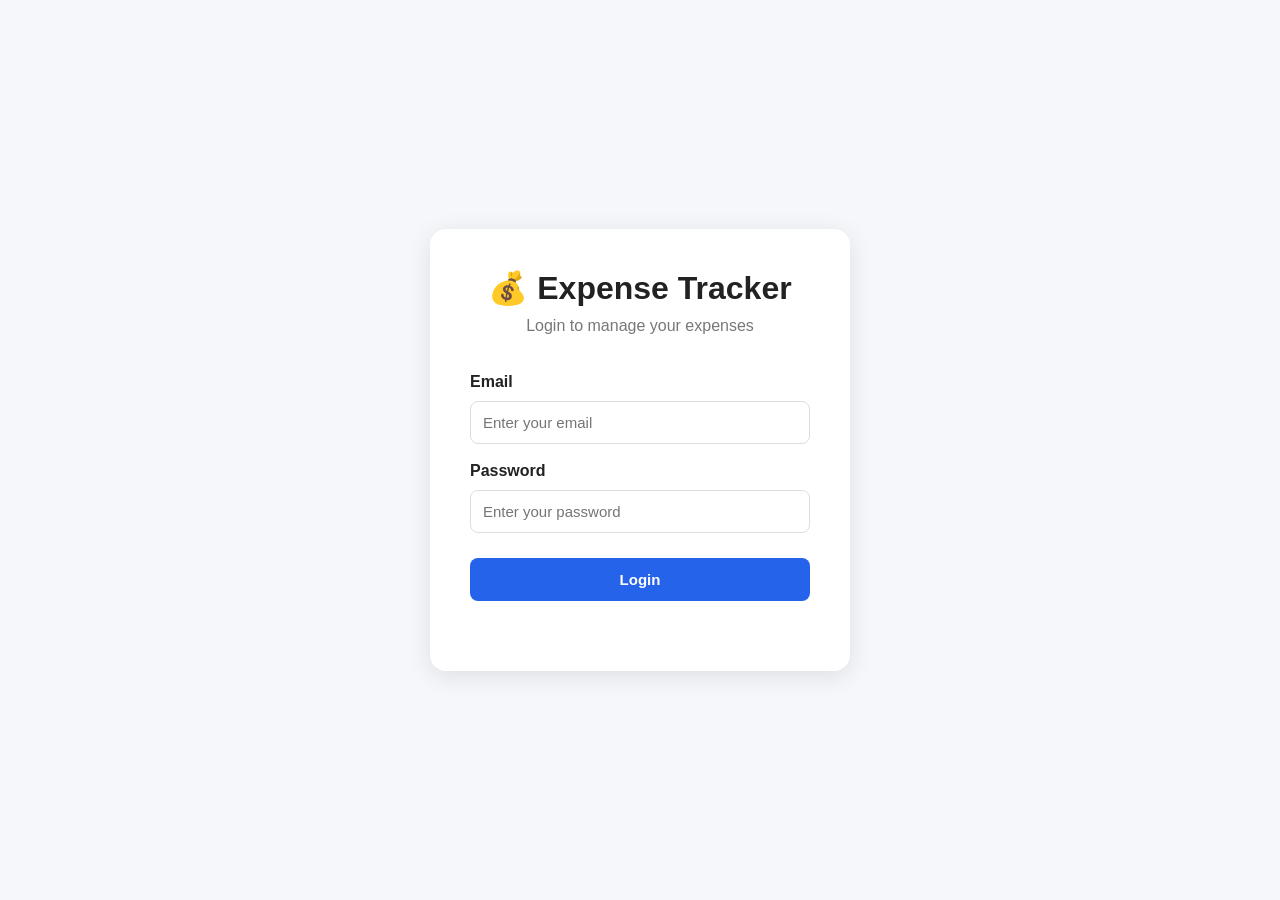
<file: login.html>
<!DOCTYPE html>
<html lang="en">

<head>

    <meta charset="UTF-8">

    <meta
        name="viewport"
        content="width=device-width, initial-scale=1.0"
    >

    <title>Login - Expense Tracker</title>

    <link rel="stylesheet" href="style.css">

</head>


<body>

<div class="login-container">

    <div class="login-card">

        <h1>💰 Expense Tracker</h1>

        <p class="login-subtitle">
            Login to manage your expenses
        </p>


        <form id="loginForm">

            <label for="email">
                Email
            </label>

            <input
                type="email"
                id="loginEmail"
                placeholder="Enter your email"
                required
            >


            <label for="password">
                Password
            </label>

            <input
                type="password"
                id="loginPassword"
                placeholder="Enter your password"
                required
            >


            <button type="submit">
                Login
            </button>


            <p
                id="loginMessage"
                class="login-message"
            ></p>

        </form>

    </div>

</div>


<script src="login.js"></script>

</body>

</html>
</file>
<file: style.css>
* {
    margin: 0;
    padding: 0;
    box-sizing: border-box;
}

body {
    font-family: Arial, sans-serif;
    background: #f5f7fb;
    color: #222;
}

.container {
    width: 90%;
    max-width: 1200px;
    margin: 30px auto;
}

header {
    display: flex;
    justify-content: space-between;
    align-items: center;
    margin-bottom: 30px;
}

header h1 {
    font-size: 28px;
}

header p {
    color: #777;
}

.summary {
    display: grid;
    grid-template-columns: repeat(3, 1fr);
    gap: 20px;
    margin-bottom: 30px;
}

.card {
    background: white;
    padding: 25px;
    border-radius: 12px;
    box-shadow: 0 3px 12px rgba(0, 0, 0, 0.08);
}

.card h3 {
    color: #777;
    font-size: 15px;
    margin-bottom: 10px;
}

.card p {
    font-size: 28px;
    font-weight: bold;
}

.balance {
    color: #2563eb;
}

.income {
    color: #16a34a;
}

.expense {
    color: #dc2626;
}

.main-content {
    display: grid;
    grid-template-columns: 1fr 1fr;
    gap: 25px;
    margin-bottom: 30px;
}

.section {
    background: white;
    padding: 25px;
    border-radius: 12px;
    box-shadow: 0 3px 12px rgba(0, 0, 0, 0.08);
}

.section h2 {
    margin-bottom: 20px;
}

form {
    display: flex;
    flex-direction: column;
    gap: 12px;
}

input,
select,
button {
    padding: 12px;
    border-radius: 8px;
    border: 1px solid #ddd;
    font-size: 15px;
}

button {
    background: #2563eb;
    color: white;
    border: none;
    cursor: pointer;
    font-weight: bold;
}

button:hover {
    opacity: 0.9;
}

.transactions {
    background: white;
    padding: 25px;
    border-radius: 12px;
    box-shadow: 0 3px 12px rgba(0, 0, 0, 0.08);
}

.transaction {
    display: flex;
    justify-content: space-between;
    align-items: center;
    padding: 15px 0;
    border-bottom: 1px solid #eee;
}

.transaction:last-child {
    border-bottom: none;
}

.transaction-info h4 {
    margin-bottom: 5px;
}

.transaction-info p {
    color: #888;
    font-size: 13px;
}

.amount-expense {
    color: #dc2626;
    font-weight: bold;
}

.amount-income {
    color: #16a34a;
    font-weight: bold;
}

@media (max-width: 800px) {
    .summary {
        grid-template-columns: 1fr;
    }

    .main-content {
        grid-template-columns: 1fr;
    }
}
.transaction-actions {
    display: flex;
    align-items: center;
    gap: 15px;
}

.delete-btn {
    background: #dc2626;
    color: white;
    border: none;
    padding: 7px 12px;
    border-radius: 6px;
    cursor: pointer;
    font-size: 13px;
}

.delete-btn:hover {
    opacity: 0.85;
}
.edit-btn {
    background: #2563eb;
    color: white;
    border: none;
    padding: 7px 12px;
    border-radius: 6px;
    cursor: pointer;
    font-size: 13px;
}

.edit-btn:hover {
    opacity: 0.85;
}
.empty-message {
    text-align: center;
    color: #888;
    padding: 25px;
}


.transaction {
    transition: transform 0.2s ease;
}


.transaction:hover {
    transform: translateY(-2px);
}


.transaction-info h4 {
    font-size: 16px;
}


.transaction-info p {
    margin-top: 4px;
}


.expense-label,
.income-label {
    display: inline-block;
    margin-top: 8px;
    padding: 4px 8px;
    border-radius: 20px;
    font-size: 11px;
    font-weight: bold;
}


.expense-label {
    background: #fee2e2;
    color: #dc2626;
}


.income-label {
    background: #dcfce7;
    color: #16a34a;
}


.transaction-actions {
    display: flex;
    align-items: center;
    gap: 10px;
}


.amount-expense,
.amount-income {
    min-width: 90px;
    text-align: right;
}


.edit-btn,
.delete-btn {
    transition: opacity 0.2s ease;
}


.edit-btn:hover,
.delete-btn:hover {
    opacity: 0.8;
}
@media (max-width: 600px) {

    .container {
        width: 95%;
        margin: 15px auto;
    }

    header {
        flex-direction: column;
        align-items: flex-start;
        gap: 10px;
    }

    .transaction {
        flex-direction: column;
        align-items: flex-start;
        gap: 15px;
    }

    .transaction-actions {
        width: 100%;
        flex-wrap: wrap;
    }

    .amount-expense,
    .amount-income {
        text-align: left;
    }

}
/* ==============================
   LOGIN PAGE
   ============================== */

.login-container {
    min-height: 100vh;

    display: flex;

    justify-content: center;

    align-items: center;

    padding: 20px;
}


.login-card {
    width: 100%;

    max-width: 420px;

    background: white;

    padding: 40px;

    border-radius: 16px;

    box-shadow:
        0 5px 25px rgba(0, 0, 0, 0.1);
}


.login-card h1 {
    text-align: center;

    margin-bottom: 10px;
}


.login-subtitle {
    text-align: center;

    color: #777;

    margin-bottom: 30px;
}


.login-card form {
    display: flex;

    flex-direction: column;

    gap: 10px;
}


.login-card label {
    font-weight: bold;

    margin-top: 8px;
}


.login-card input {
    width: 100%;
}


.login-card button {
    margin-top: 15px;

    padding: 13px;
}


.login-message {
    text-align: center;

    color: #dc2626;

    min-height: 20px;
}
.user-area {
    display: flex;
    align-items: center;
    gap: 15px;
}

.logout-btn {
    background: #374151;
    color: white;
    border: none;
    padding: 8px 14px;
    border-radius: 7px;
    cursor: pointer;
}

.logout-btn:hover {
    opacity: 0.85;
}
/* ==============================
   MONTHLY BUDGET
   ============================== */

.budget-section {
    padding: 32px;
}

.budget-section h2 {
    margin-bottom: 25px;
}

.budget-form {
    display: flex;
    gap: 12px;
    align-items: center;
    margin-bottom: 28px;
}

.budget-form input {
    width: 270px;
    padding: 14px 16px;
    border: 1px solid #d9dee7;
    border-radius: 10px;
    font-size: 16px;
    outline: none;
}

.budget-form input:focus {
    border-color: #2563eb;
}

.budget-form button {
    padding: 14px 22px;
    border: none;
    border-radius: 10px;
    background: #2563eb;
    color: white;
    font-size: 16px;
    font-weight: 600;
    cursor: pointer;
}

.budget-form button:hover {
    background: #1d4ed8;
}

/* Budget information */

.budget-info {
    display: grid;
    grid-template-columns: repeat(3, 1fr);
    gap: 20px;
    margin-bottom: 25px;
}

.budget-info > div {
    background: #f8fafc;
    padding: 20px;
    border-radius: 12px;
    border: 1px solid #e5e7eb;
}

.budget-info span {
    display: block;
    color: #64748b;
    font-size: 14px;
    margin-bottom: 8px;
}

.budget-info strong {
    font-size: 24px;
    color: #172033;
}

/* Progress bar */

.budget-progress-container {
    width: 100%;
    height: 14px;
    background: #e5e7eb;
    border-radius: 20px;
    overflow: hidden;
    margin-top: 10px;
}

.budget-progress {
    height: 100%;
    width: 0%;
    background: #2563eb;
    border-radius: 20px;
    transition: width 0.4s ease;
}

#budgetPercentage {
    margin-top: 10px;
    color: #64748b;
    font-size: 14px;
}

/* Mobile */

@media (max-width: 700px) {

    .budget-form {
        flex-direction: column;
        align-items: stretch;
    }

    .budget-form input {
        width: auto;
    }

    .budget-info {
        grid-template-columns: 1fr;
    }
}
/* Budget status colors */

.budget-progress.normal {
    background: #2563eb;
}

.budget-progress.warning {
    background: #f59e0b;
}

.budget-progress.danger {
    background: #dc2626;
}

.budget-remaining.warning {
    color: #d97706 !important;
}

.budget-remaining.danger {
    color: #dc2626 !important;
}
</file>
